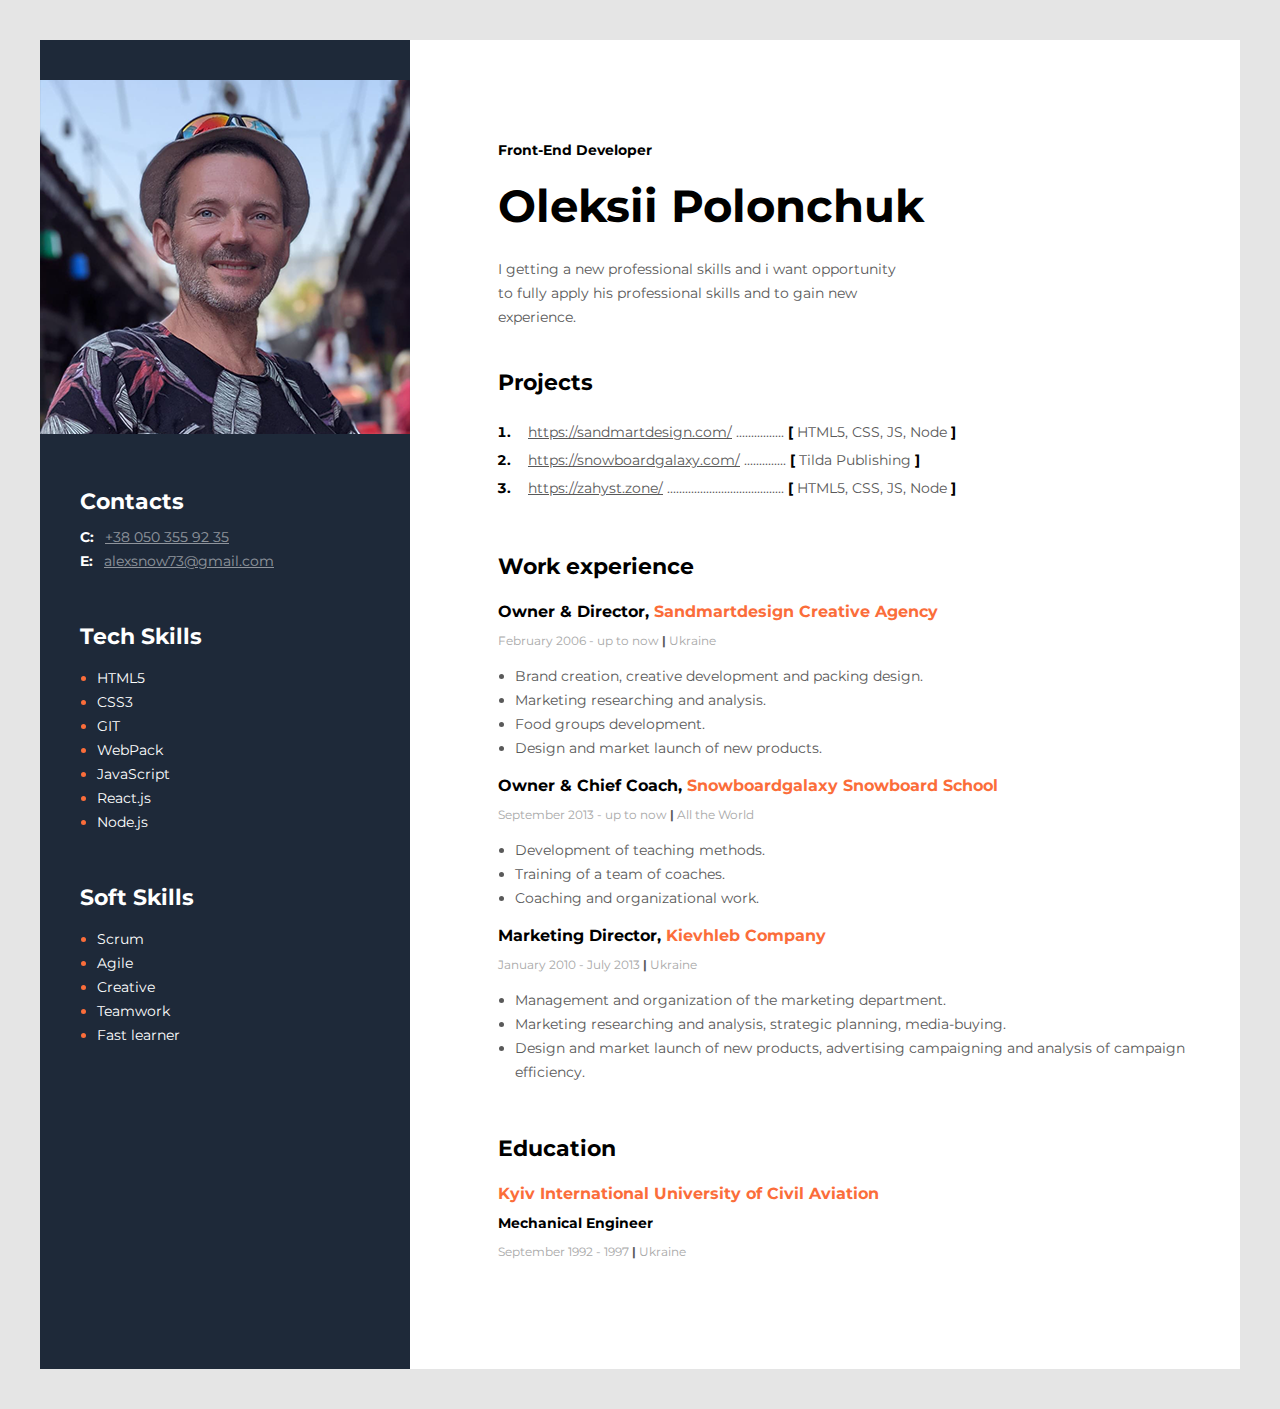
<file: index.html>
<!DOCTYPE html>
<html lang="en">
<head>
    <meta charset="UTF-8">
    <meta http-equiv="X-UA-Compatible" content="IE=edge">
    <meta name="viewport" content="width=device-width, initial-scale=1.0">
    <title>My resume</title>
    <link rel="stylesheet" href="css/style.css">
    <link rel="preconnect" href="https://fonts.googleapis.com">
    <link rel="preconnect" href="https://fonts.gstatic.com" crossorigin>
    <link href="https://fonts.googleapis.com/css2?family=Montserrat:wght@400;700&display=swap" rel="stylesheet">
</head>
<body>
    <!-- main container -->
    <div class="main-container">
        <!-- main content section -->
        <div class="main-content-section">
            <!-- about me section -->
            <div class="aboute-me-section">
                <h2 class="aboute-me-profession">Front-End Developer</h2>
                <h1>Oleksii Polonchuk</h1>
                <p>I getting a new professional skills and i want opportunity to fully apply his professional skills and to gain new experience.</p>
            </div>
            <!-- my projects section -->
            <div class="my-projects-section">
                <h3>Projects</h3>
                <ol>
                    <li class="projects-item">
                        <a href="https://sandmartdesign.com">https://sandmartdesign.com/</a>
                        <span>................</span>
                        <span><span class="project-item-black">[</span> HTML5, CSS, JS, Node <span class="project-item-black">]</span></span>
                    </li>
                    <li>
                        <a href="https://snowboardgalaxy.com">https://snowboardgalaxy.com/</a>
                        <span>..............</span>
                        <span><span class="project-item-black">[</span> Tilda Publishing <span class="project-item-black">]</span></span>
                    </li>
                    <li>
                        <a href="https://zahyst.zone">https://zahyst.zone/</a>
                        <span>.......................................</span>
                        <span><span class="project-item-black">[</span> HTML5, CSS, JS, Node <span class="project-item-black">]</span></span>
                    </li>
                </ol>
            </div>
            <!-- my work experience section -->
            <div class="my-work-experience-section">
                <h3>Work experience</h3>
                <!-- company 3 -->
                <div>
                    <h4>Owner & Director, <span>Sandmartdesign Creative Agency</span></h4>
                    <p>February 2006 - up to now   <span>|</span>   Ukraine </p>
                    <ul>
                        <li>Brand creation, creative development and packing design.</li>
                        <li>Marketing researching and analysis.</li>
                        <li>Food groups development.</li>
                        <li>Design and market launch of new products.</li>                   
                    </ul>
                </div>
                <!-- company 2 -->
                <div>
                    <h4>Owner & Chief Coach, <span>Snowboardgalaxy Snowboard School</span></h4>
                    <p>September 2013 - up to now   <span>|</span>   All the World</p>
                    <ul>
                        <li>Development of teaching methods.</li>
                        <li>Training of a team of coaches.</li>
                        <li>Coaching and organizational work.</li>
                    </ul>
                </div>
                <!-- company 1 -->
                <div>
                    <h4>Marketing Director, <span>Kievhleb Company</span></h4>
                    <p>January 2010 - July 2013   <span>|</span>   Ukraine</p>
                    <ul>
                        <li>Management and organization of the marketing department.</li>
                        <li>Marketing researching and analysis, strategic planning, media-buying.</li>
                        <li>Design and market launch of new products, advertising campaigning and analysis of campaign efficiency.</li>
                    </ul>
                </div>
            </div>
            <!-- my education section -->
            <div class="my-education-section">
                <h3>Education</h3>                
                <h4><span>Kyiv International University of Civil Aviation</span></h4>
                <h5>Mechanical Engineer</h5>
                <p>September 1992 - 1997   <span>|</span>   Ukraine</p>                
            </div>
        </div>
         <!-- sidebar section -->
        <aside class="sidebar-section">
            <img src="img/PhotoForResume370x354.png" alt="my photo">
            <!-- contact section -->
            <div class="contacts-section">
                <h3 class="sidebar-title">Contacts</h3>
                <div>
                    <span class="contacts-section-type">C:</span>
                    <a class="contacts-section-link" href="tel:+380503559235">+38 050 355 92 35</a>                    
                </div>
                <div>
                    <span class="contacts-section-type">E:</span>
                    <a class="contacts-section-link" href="mailto:alexsnow73@gmail.com">alexsnow73@gmail.com</a>                    
                </div>
            </div>
            <!-- tech skills section -->
            <div class="tech-skills-section">
                <h3 class="sidebar-title">Tech Skills</h3>
                <ul class="tech-skills-list">
                    <li>HTML5</li>
                    <li>CSS3</li>
                    <li>GIT</li>
                    <li>WebPack</li>
                    <li>JavaScript</li>
                    <li>React.js</li>
                    <li>Node.js</li>
                </ul>
            </div>
            <!-- soft skills section -->
            <div class="soft-skills-section">
                <h3 class="sidebar-title">Soft Skills</h3>
                <ul class="soft-skills-list">
                    <li>Scrum</li>
                    <li>Agile</li>
                    <li>Creative</li>
                    <li>Teamwork</li>
                    <li>Fast learner</li>                
                </ul>
            </div>
        </aside>
    </div>  
</body>
</html>
</file>
<file: css/style.css>
/* @import url('https://fonts.googleapis.com/css?family=Montserrat&display=swap'); */
body {
    background-color: #E5E5E5;
    font-family: 'Montserrat', sans-serif;
}
.main-container {
    display: flex;
    flex-direction: row-reverse;
    width: 1200px;
    background: #fff;
    margin: 40px auto;
}
li {
    background-color: #fff;
    color: #595959;
    font-size: 14px;
    line-height: 24px;
}
ul {
    padding: 0 0 0 17px;
}


/* main content section */
.main-content-section{
    width: 830px;
    margin: 102px auto 102px 88px;
}
/*  */
.main-content-section h1 {
    font-style: normal;
    font-weight: bold;
    font-size: 45px;
    line-height: 55px;
    color: #000000;
    margin-top: 19px;
    margin-bottom: 24px;
}
.main-content-section h2 {
    font-weight: bold;
    font-size: 14px;
    line-height: 17px;
    color: #000000;
    margin-bottom: 0px;
    margin-top: 0px;
}
.main-content-section h3 {
    font-style: normal;
    font-weight: bold;
    font-size: 22px;
    line-height: 27px;
    color: #000000;
}
.main-content-section h4{
    font-style: normal;
    font-weight: bold;
    font-size: 16px;
    line-height: 20px;
    color: #000000;
    margin: 0;
}
.main-content-section h4 span{
    color: #FB6D3A;
}
.main-content-section p {
    font-style: normal;
    font-weight: normal;
    font-size: 12px;
    line-height: 15px;
    color: #A8A8A8;
    margin-top: 11px;
    margin-bottom: 8px;
}
.main-content-section p span {
    color: #595959;
    font-weight: bold;
}
.my-content-section ul {
    padding: 0 0 0 17px;
    margin: 0px 0px;
}
/* aboute me section */
.aboute-me-profession {
    font-weight: bold;
    font-size: 14px;
    line-height: 17px;
    color: #000;
}
.aboute-me-section p{
    font-style: normal;
    font-weight: normal;
    font-size: 14px;
    line-height: 24px;
    color: #595959;
    width: 400px;
    margin-top: 0px;
    margin-bottom: 40px;
}
/* my project section */
.my-projects-section ol {
    font-style: normal;
    font-weight: normal;
    font-size: 14px;
    line-height: 24px;
    color: #595959;
    padding: 0 0 0 17px;
    margin-bottom: 51px;
}
.my-projects-section ol li::marker {
    font-style: normal;
    font-weight: bold;
    font-size: 14px;
    line-height: 24px;
    color: #000000;
    margin-right: 13px;
    margin-left: 0px;
}
.my-projects-section ol li a {
    margin-left: 13px;
    font-style: normal;
    font-weight: normal;
    font-size: 14px;
    line-height: 28px;
    color: #595959;
}
.project-item-black {
    color: #000;
    font-weight: bold;
}
/* my work experience section */
.my-work-experience-section {
    margin-bottom: 51px;
}
/* my education section */
.my-education-section h5{
    font-style: normal;
    font-weight: bold;
    font-size: 14px;
    line-height: 17px;
    color: #000000;
    margin-bottom: 12px;
    margin-top: 11px;
}
/* sidebar section */
.sidebar-section{
    background: #1E2939;
    width: 370px;
    padding: 40px 0;    
}
.contacts-section,
.tech-skills-section,
.soft-skills-section{
    margin: 50px 0 0 40px;
}
.sidebar-title{
    font-style: normal;
    font-weight: bold;
    font-size: 22px;
    line-height: 27px;
    color: #fff;
    margin-bottom: 10px;
}
/* contacts section */
.contacts-section-type {
    font-weight: bold;
    font-size: 14px;
    line-height: 24px;
    color: #fff;
    margin-right: 7px;
}
.contacts-section-link {
    font-weight: normal;
    font-size: 14px;
    line-height: 24px;
    color: #fff;
    opacity: 0.5;
}
/* tech skills section */
.tech-skills-list {
    padding: 0 0 0 17px;
    
}
.tech-skills-list li::marker{
    color: #FB6D3A;
}
.tech-skills-list li{
    font-style: normal;
    font-weight: normal;
    font-size: 14px;
    line-height: 24px;
    color: #fff;
    background: none;
}
/* soft skills section */
.soft-skills-list {
    padding: 0 0 0 17px;
    
}
.soft-skills-list li::marker{
    color: #FB6D3A;
}
.soft-skills-list li{
    font-style: normal;
    font-weight: normal;
    font-size: 14px;
    line-height: 24px;
    color: #fff;
    background: none;
}
</file>
